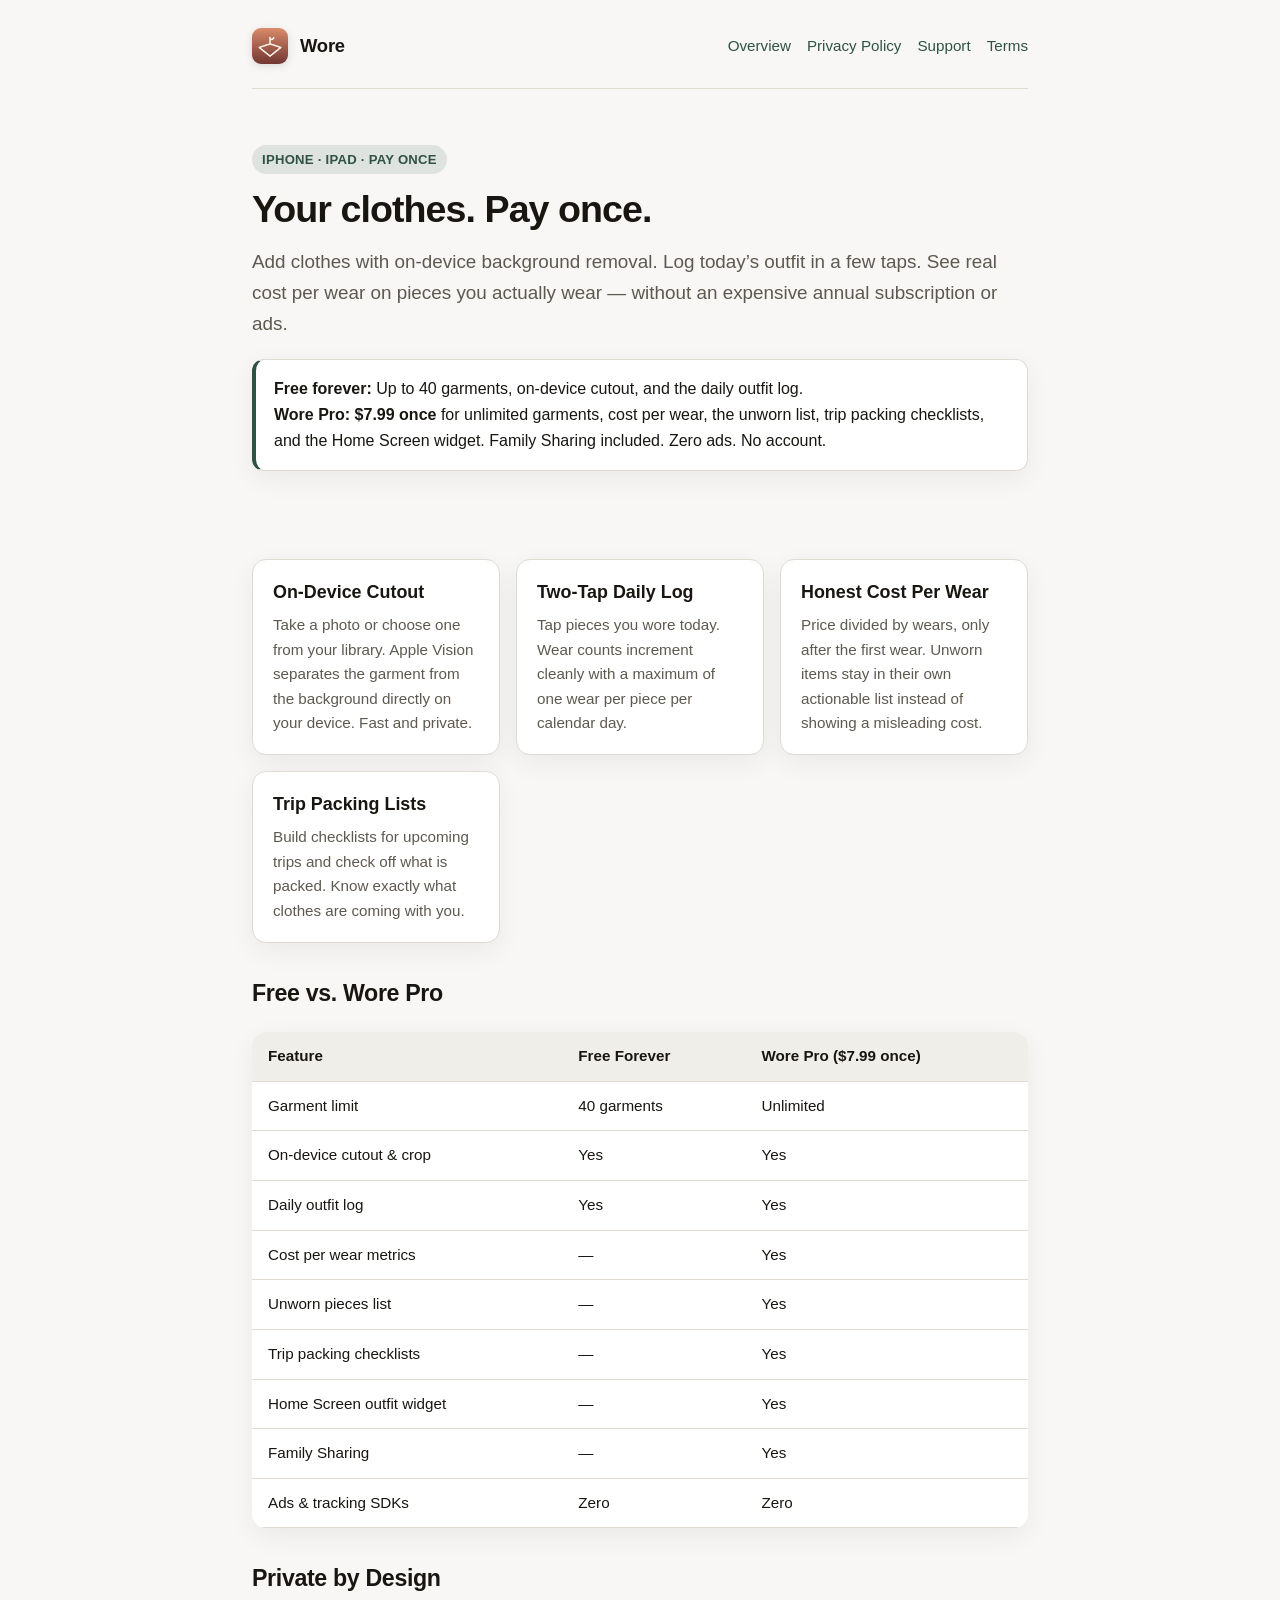
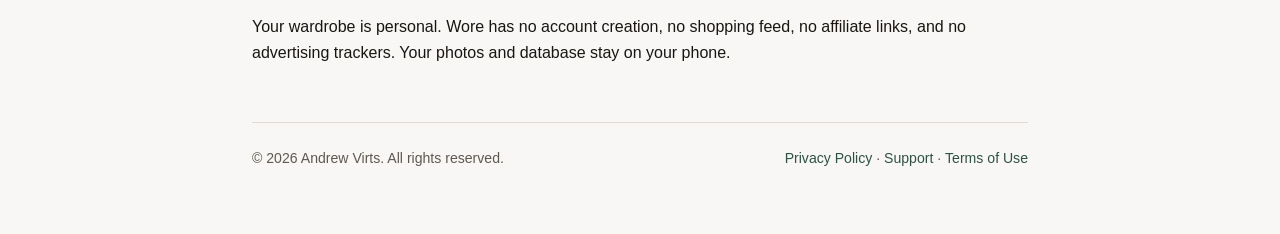
<file: docs/index.html>
<!DOCTYPE html>
<html lang="en">
<head>
  <meta charset="utf-8">
  <meta name="viewport" content="width=device-width, initial-scale=1">
  <title>Wore — Closet &amp; Cost per Wear</title>
  <meta name="description" content="Photograph clothes you own, log what you wore, and check cost per wear. Pay once. No ads. No subscription.">
  <link rel="icon" type="image/png" href="./app-icon.png">
  <link rel="stylesheet" href="./styles.css">
</head>
<body>
  <div class="container">
    <header class="nav">
      <a class="brand" href="./index.html">
        <img src="./app-icon.png" alt="Wore app icon">
        <span>Wore</span>
      </a>
      <nav class="links" aria-label="Primary">
        <a href="./index.html">Overview</a>
        <a href="./privacy.html">Privacy Policy</a>
        <a href="./support.html">Support</a>
        <a href="./terms.html">Terms</a>
      </nav>
    </header>

    <section class="hero">
      <span class="badge">iPhone &middot; iPad &middot; Pay once</span>
      <h1>Your clothes. Pay once.</h1>
      <p class="lead">
        Add clothes with on-device background removal. Log today&rsquo;s outfit in a few taps. See real cost per wear on pieces you actually wear &mdash; without an expensive annual subscription or ads.
      </p>
      <div class="callout">
        <strong>Free forever:</strong> Up to 40 garments, on-device cutout, and the daily outfit log.<br>
        <strong>Wore Pro:</strong> <strong>$7.99 once</strong> for unlimited garments, cost per wear, the unworn list, trip packing checklists, and the Home Screen widget. Family Sharing included. Zero ads. No account.
      </div>
    </section>

    <div class="grid">
      <div class="card">
        <h3>On-Device Cutout</h3>
        <p>Take a photo or choose one from your library. Apple Vision separates the garment from the background directly on your device. Fast and private.</p>
      </div>
      <div class="card">
        <h3>Two-Tap Daily Log</h3>
        <p>Tap pieces you wore today. Wear counts increment cleanly with a maximum of one wear per piece per calendar day.</p>
      </div>
      <div class="card">
        <h3>Honest Cost Per Wear</h3>
        <p>Price divided by wears, only after the first wear. Unworn items stay in their own actionable list instead of showing a misleading cost.</p>
      </div>
      <div class="card">
        <h3>Trip Packing Lists</h3>
        <p>Build checklists for upcoming trips and check off what is packed. Know exactly what clothes are coming with you.</p>
      </div>
    </div>

    <section class="prose">
      <h2>Free vs. Wore Pro</h2>
      <table>
        <thead>
          <tr>
            <th>Feature</th>
            <th>Free Forever</th>
            <th>Wore Pro ($7.99 once)</th>
          </tr>
        </thead>
        <tbody>
          <tr>
            <td>Garment limit</td>
            <td>40 garments</td>
            <td>Unlimited</td>
          </tr>
          <tr>
            <td>On-device cutout &amp; crop</td>
            <td>Yes</td>
            <td>Yes</td>
          </tr>
          <tr>
            <td>Daily outfit log</td>
            <td>Yes</td>
            <td>Yes</td>
          </tr>
          <tr>
            <td>Cost per wear metrics</td>
            <td>&mdash;</td>
            <td>Yes</td>
          </tr>
          <tr>
            <td>Unworn pieces list</td>
            <td>&mdash;</td>
            <td>Yes</td>
          </tr>
          <tr>
            <td>Trip packing checklists</td>
            <td>&mdash;</td>
            <td>Yes</td>
          </tr>
          <tr>
            <td>Home Screen outfit widget</td>
            <td>&mdash;</td>
            <td>Yes</td>
          </tr>
          <tr>
            <td>Family Sharing</td>
            <td>&mdash;</td>
            <td>Yes</td>
          </tr>
          <tr>
            <td>Ads &amp; tracking SDKs</td>
            <td>Zero</td>
            <td>Zero</td>
          </tr>
        </tbody>
      </table>

      <h2>Private by Design</h2>
      <p>
        Your wardrobe is personal. Wore has no account creation, no shopping feed, no affiliate links, and no advertising trackers. Your photos and database stay on your phone.
      </p>
    </section>

    <footer>
      <span>&copy; 2026 Andrew Virts. All rights reserved.</span>
      <span>
        <a href="./privacy.html">Privacy Policy</a> &middot;
        <a href="./support.html">Support</a> &middot;
        <a href="./terms.html">Terms of Use</a>
      </span>
    </footer>
  </div>
</body>
</html>
</file>
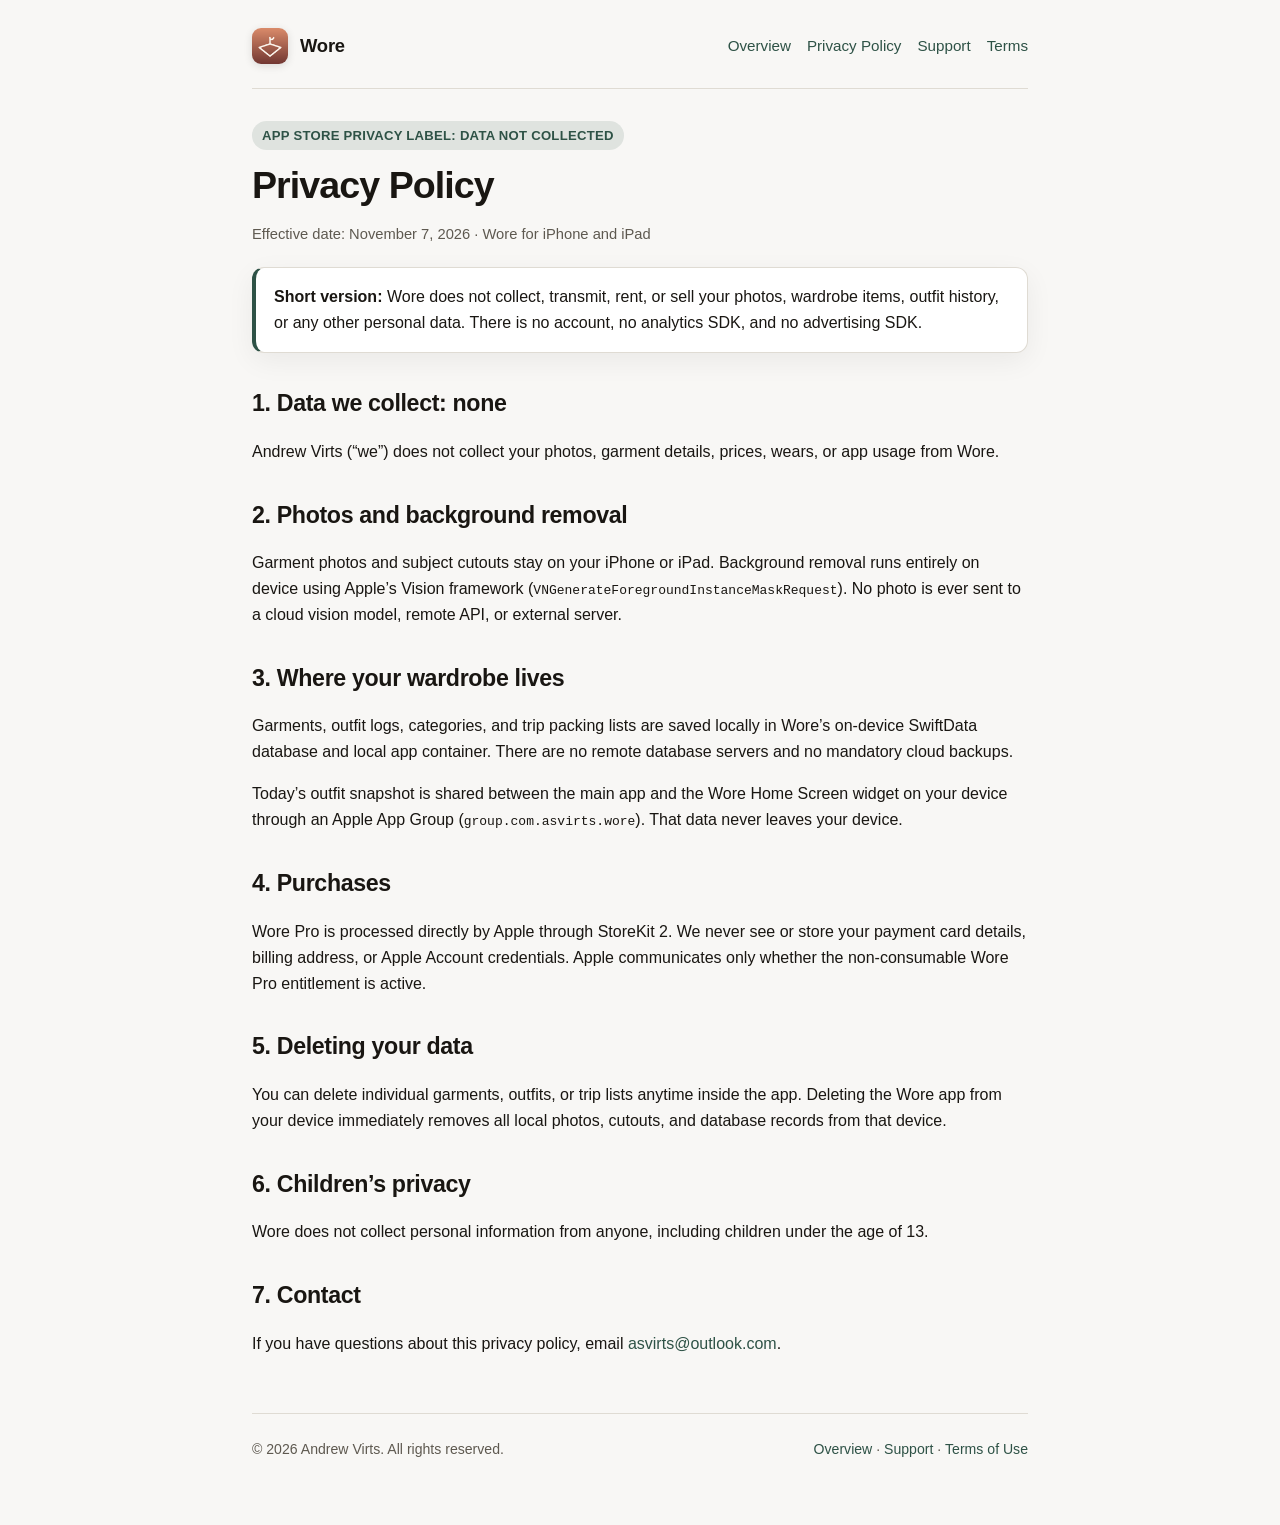
<file: docs/privacy.html>
<!DOCTYPE html>
<html lang="en">
<head>
  <meta charset="utf-8">
  <meta name="viewport" content="width=device-width, initial-scale=1">
  <title>Privacy Policy — Wore</title>
  <meta name="description" content="Privacy Policy for Wore: Closet &amp; Cost per Wear. Data Not Collected.">
  <link rel="icon" type="image/png" href="./app-icon.png">
  <link rel="stylesheet" href="./styles.css">
</head>
<body>
  <div class="container">
    <header class="nav">
      <a class="brand" href="./index.html">
        <img src="./app-icon.png" alt="Wore app icon">
        <span>Wore</span>
      </a>
      <nav class="links" aria-label="Primary">
        <a href="./index.html">Overview</a>
        <a href="./privacy.html">Privacy Policy</a>
        <a href="./support.html">Support</a>
        <a href="./terms.html">Terms</a>
      </nav>
    </header>

    <article class="prose">
      <span class="badge">App Store Privacy Label: Data Not Collected</span>
      <h1>Privacy Policy</h1>
      <p class="muted">Effective date: November 7, 2026 &middot; Wore for iPhone and iPad</p>

      <div class="callout">
        <strong>Short version:</strong> Wore does not collect, transmit, rent, or sell your photos, wardrobe items, outfit history, or any other personal data. There is no account, no analytics SDK, and no advertising SDK.
      </div>

      <h2>1. Data we collect: none</h2>
      <p>
        Andrew Virts (&ldquo;we&rdquo;) does not collect your photos, garment details, prices, wears, or app usage from Wore.
      </p>

      <h2>2. Photos and background removal</h2>
      <p>
        Garment photos and subject cutouts stay on your iPhone or iPad. Background removal runs entirely on device using Apple&rsquo;s Vision framework (<code>VNGenerateForegroundInstanceMaskRequest</code>). No photo is ever sent to a cloud vision model, remote API, or external server.
      </p>

      <h2>3. Where your wardrobe lives</h2>
      <p>
        Garments, outfit logs, categories, and trip packing lists are saved locally in Wore&rsquo;s on-device SwiftData database and local app container. There are no remote database servers and no mandatory cloud backups.
      </p>
      <p>
        Today&rsquo;s outfit snapshot is shared between the main app and the Wore Home Screen widget on your device through an Apple App Group (<code>group.com.asvirts.wore</code>). That data never leaves your device.
      </p>

      <h2>4. Purchases</h2>
      <p>
        Wore Pro is processed directly by Apple through StoreKit 2. We never see or store your payment card details, billing address, or Apple Account credentials. Apple communicates only whether the non-consumable Wore Pro entitlement is active.
      </p>

      <h2>5. Deleting your data</h2>
      <p>
        You can delete individual garments, outfits, or trip lists anytime inside the app. Deleting the Wore app from your device immediately removes all local photos, cutouts, and database records from that device.
      </p>

      <h2>6. Children&rsquo;s privacy</h2>
      <p>
        Wore does not collect personal information from anyone, including children under the age of 13.
      </p>

      <h2>7. Contact</h2>
      <p>
        If you have questions about this privacy policy, email <a href="mailto:asvirts@outlook.com?subject=Wore%20Privacy">asvirts@outlook.com</a>.
      </p>
    </article>

    <footer>
      <span>&copy; 2026 Andrew Virts. All rights reserved.</span>
      <span>
        <a href="./index.html">Overview</a> &middot;
        <a href="./support.html">Support</a> &middot;
        <a href="./terms.html">Terms of Use</a>
      </span>
    </footer>
  </div>
</body>
</html>
</file>
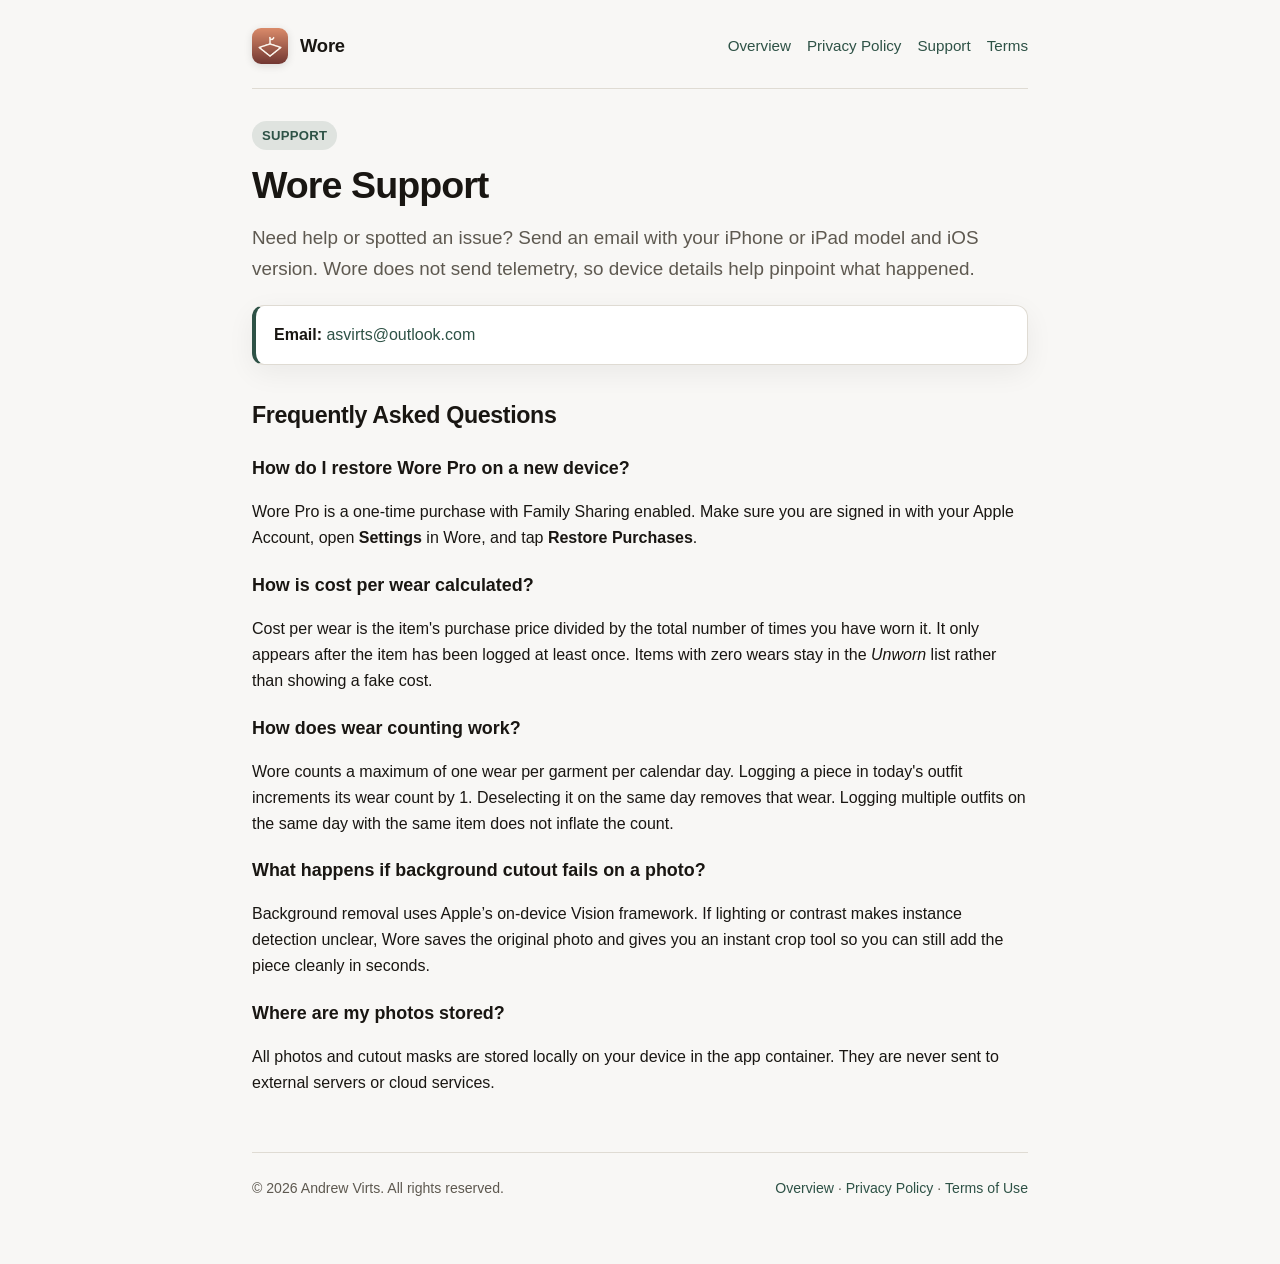
<file: docs/support.html>
<!DOCTYPE html>
<html lang="en">
<head>
  <meta charset="utf-8">
  <meta name="viewport" content="width=device-width, initial-scale=1">
  <title>Support — Wore</title>
  <meta name="description" content="Support for Wore: Closet &amp; Cost per Wear on iPhone and iPad.">
  <link rel="icon" type="image/png" href="./app-icon.png">
  <link rel="stylesheet" href="./styles.css">
</head>
<body>
  <div class="container">
    <header class="nav">
      <a class="brand" href="./index.html">
        <img src="./app-icon.png" alt="Wore app icon">
        <span>Wore</span>
      </a>
      <nav class="links" aria-label="Primary">
        <a href="./index.html">Overview</a>
        <a href="./privacy.html">Privacy Policy</a>
        <a href="./support.html">Support</a>
        <a href="./terms.html">Terms</a>
      </nav>
    </header>

    <article class="prose">
      <span class="badge">Support</span>
      <h1>Wore Support</h1>
      <p class="lead">Need help or spotted an issue? Send an email with your iPhone or iPad model and iOS version. Wore does not send telemetry, so device details help pinpoint what happened.</p>
      <div class="callout">
        <strong>Email:</strong> <a href="mailto:asvirts@outlook.com?subject=Wore%20Support">asvirts@outlook.com</a>
      </div>

      <h2>Frequently Asked Questions</h2>
      <h3>How do I restore Wore Pro on a new device?</h3>
      <p>Wore Pro is a one-time purchase with Family Sharing enabled. Make sure you are signed in with your Apple Account, open <strong>Settings</strong> in Wore, and tap <strong>Restore Purchases</strong>.</p>

      <h3>How is cost per wear calculated?</h3>
      <p>Cost per wear is the item's purchase price divided by the total number of times you have worn it. It only appears after the item has been logged at least once. Items with zero wears stay in the <em>Unworn</em> list rather than showing a fake cost.</p>

      <h3>How does wear counting work?</h3>
      <p>Wore counts a maximum of one wear per garment per calendar day. Logging a piece in today's outfit increments its wear count by 1. Deselecting it on the same day removes that wear. Logging multiple outfits on the same day with the same item does not inflate the count.</p>

      <h3>What happens if background cutout fails on a photo?</h3>
      <p>Background removal uses Apple&rsquo;s on-device Vision framework. If lighting or contrast makes instance detection unclear, Wore saves the original photo and gives you an instant crop tool so you can still add the piece cleanly in seconds.</p>

      <h3>Where are my photos stored?</h3>
      <p>All photos and cutout masks are stored locally on your device in the app container. They are never sent to external servers or cloud services.</p>
    </article>

    <footer>
      <span>&copy; 2026 Andrew Virts. All rights reserved.</span>
      <span>
        <a href="./index.html">Overview</a> &middot;
        <a href="./privacy.html">Privacy Policy</a> &middot;
        <a href="./terms.html">Terms of Use</a>
      </span>
    </footer>
  </div>
</body>
</html>
</file>
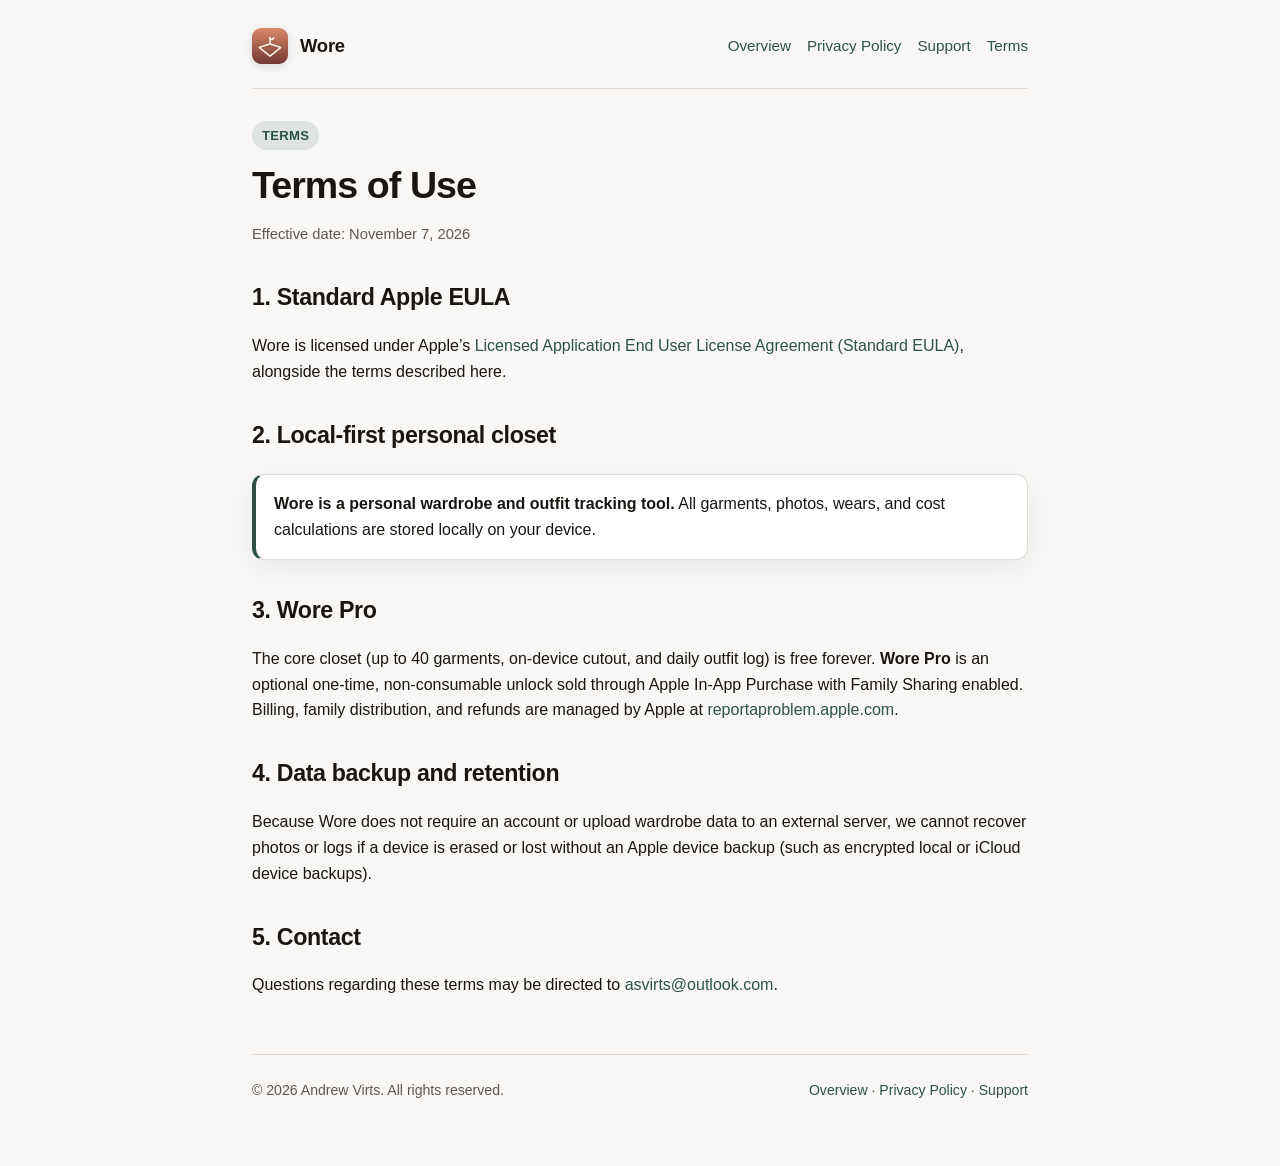
<file: docs/terms.html>
<!DOCTYPE html>
<html lang="en">
<head>
  <meta charset="utf-8">
  <meta name="viewport" content="width=device-width, initial-scale=1">
  <title>Terms of Use — Wore</title>
  <meta name="description" content="Terms of Use for Wore: Closet &amp; Cost per Wear.">
  <link rel="icon" type="image/png" href="./app-icon.png">
  <link rel="stylesheet" href="./styles.css">
</head>
<body>
  <div class="container">
    <header class="nav">
      <a class="brand" href="./index.html">
        <img src="./app-icon.png" alt="Wore app icon">
        <span>Wore</span>
      </a>
      <nav class="links" aria-label="Primary">
        <a href="./index.html">Overview</a>
        <a href="./privacy.html">Privacy Policy</a>
        <a href="./support.html">Support</a>
        <a href="./terms.html">Terms</a>
      </nav>
    </header>

    <article class="prose">
      <span class="badge">Terms</span>
      <h1>Terms of Use</h1>
      <p class="muted">Effective date: November 7, 2026</p>

      <h2>1. Standard Apple EULA</h2>
      <p>
        Wore is licensed under Apple&rsquo;s <a href="https://www.apple.com/legal/internet-services/itunes/dev/stdeula/" rel="noopener noreferrer">Licensed Application End User License Agreement (Standard EULA)</a>, alongside the terms described here.
      </p>

      <h2>2. Local-first personal closet</h2>
      <div class="callout">
        <strong>Wore is a personal wardrobe and outfit tracking tool.</strong> All garments, photos, wears, and cost calculations are stored locally on your device.
      </div>

      <h2>3. Wore Pro</h2>
      <p>
        The core closet (up to 40 garments, on-device cutout, and daily outfit log) is free forever. <strong>Wore Pro</strong> is an optional one-time, non-consumable unlock sold through Apple In-App Purchase with Family Sharing enabled. Billing, family distribution, and refunds are managed by Apple at <a href="https://reportaproblem.apple.com" rel="noopener noreferrer">reportaproblem.apple.com</a>.
      </p>

      <h2>4. Data backup and retention</h2>
      <p>
        Because Wore does not require an account or upload wardrobe data to an external server, we cannot recover photos or logs if a device is erased or lost without an Apple device backup (such as encrypted local or iCloud device backups).
      </p>

      <h2>5. Contact</h2>
      <p>
        Questions regarding these terms may be directed to <a href="mailto:asvirts@outlook.com?subject=Wore%20Terms">asvirts@outlook.com</a>.
      </p>
    </article>

    <footer>
      <span>&copy; 2026 Andrew Virts. All rights reserved.</span>
      <span>
        <a href="./index.html">Overview</a> &middot;
        <a href="./privacy.html">Privacy Policy</a> &middot;
        <a href="./support.html">Support</a>
      </span>
    </footer>
  </div>
</body>
</html>
</file>
<file: docs/styles.css>
:root {
  color-scheme: light dark;
  --bg: #f8f7f5;
  --surface: #ffffff;
  --surface-muted: #f0eee9;
  --border: #dfdbd3;
  --text: #191612;
  --text-muted: #5e5950;
  --accent: #2e5246;
  --accent-soft: rgba(46, 82, 70, 0.12);
  --warm: #b77032;
  --shadow: 0 8px 28px rgba(25, 22, 18, 0.06);
}

@media (prefers-color-scheme: dark) {
  :root {
    --bg: #121110;
    --surface: #1c1b18;
    --surface-muted: #272522;
    --border: #383530;
    --text: #f2eee8;
    --text-muted: #a39e93;
    --accent: #78a896;
    --accent-soft: rgba(120, 168, 150, 0.16);
    --warm: #e39b5b;
    --shadow: 0 10px 32px rgba(0, 0, 0, 0.35);
  }
}

* {
  box-sizing: border-box;
}

body {
  margin: 0;
  font-family: -apple-system, BlinkMacSystemFont, "SF Pro Text", "Segoe UI", Roboto, Helvetica, Arial, sans-serif;
  background: var(--bg);
  color: var(--text);
  line-height: 1.62;
  -webkit-font-smoothing: antialiased;
}

a {
  color: var(--accent);
  text-decoration: none;
  font-weight: 500;
}

a:hover {
  text-decoration: underline;
}

.container {
  max-width: 820px;
  margin: 0 auto;
  padding: 28px 22px 64px;
}

header.nav {
  display: flex;
  align-items: center;
  justify-content: space-between;
  gap: 16px;
  padding-bottom: 24px;
  border-bottom: 1px solid var(--border);
  margin-bottom: 32px;
}

.brand {
  display: inline-flex;
  align-items: center;
  gap: 12px;
  color: var(--text);
  font-weight: 700;
  font-size: 1.15rem;
  letter-spacing: -0.01em;
}

.brand img {
  width: 36px;
  height: 36px;
  border-radius: 9px;
  box-shadow: 0 2px 8px rgba(0, 0, 0, 0.12);
}

nav.links {
  display: flex;
  flex-wrap: wrap;
  gap: 16px;
  font-size: 0.95rem;
}

.badge {
  display: inline-block;
  background: var(--accent-soft);
  color: var(--accent);
  padding: 4px 10px;
  border-radius: 999px;
  font-size: 0.82rem;
  font-weight: 600;
  letter-spacing: 0.02em;
  text-transform: uppercase;
}

.hero {
  padding: 24px 0 32px;
}

h1 {
  font-size: 2.35rem;
  line-height: 1.15;
  margin: 14px 0 16px;
  letter-spacing: -0.025em;
}

h2 {
  font-size: 1.45rem;
  margin: 32px 0 12px;
  letter-spacing: -0.015em;
}

h3 {
  font-size: 1.12rem;
  margin: 20px 0 6px;
}

p.lead {
  font-size: 1.18rem;
  color: var(--text-muted);
  margin: 0 0 20px;
}

p.muted {
  color: var(--text-muted);
  font-size: 0.92rem;
}

.callout {
  background: var(--surface);
  border: 1px solid var(--border);
  border-left: 4px solid var(--accent);
  padding: 16px 18px;
  border-radius: 12px;
  margin: 20px 0 28px;
  box-shadow: var(--shadow);
}

.grid {
  display: grid;
  grid-template-columns: repeat(auto-fit, minmax(240px, 1fr));
  gap: 16px;
  margin: 28px 0;
}

.card {
  background: var(--surface);
  border: 1px solid var(--border);
  padding: 18px 20px;
  border-radius: 14px;
  box-shadow: var(--shadow);
}

.card h3 {
  margin-top: 0;
}

.card p {
  margin: 0;
  color: var(--text-muted);
  font-size: 0.95rem;
}

table {
  width: 100%;
  border-collapse: collapse;
  background: var(--surface);
  border-radius: 14px;
  overflow: hidden;
  box-shadow: var(--shadow);
  margin: 20px 0;
}

th, td {
  padding: 12px 16px;
  text-align: left;
  border-bottom: 1px solid var(--border);
  font-size: 0.95rem;
}

th {
  background: var(--surface-muted);
  font-weight: 600;
}

footer {
  margin-top: 56px;
  padding-top: 24px;
  border-top: 1px solid var(--border);
  display: flex;
  flex-wrap: wrap;
  justify-content: space-between;
  gap: 12px;
  color: var(--text-muted);
  font-size: 0.88rem;
}
</file>
